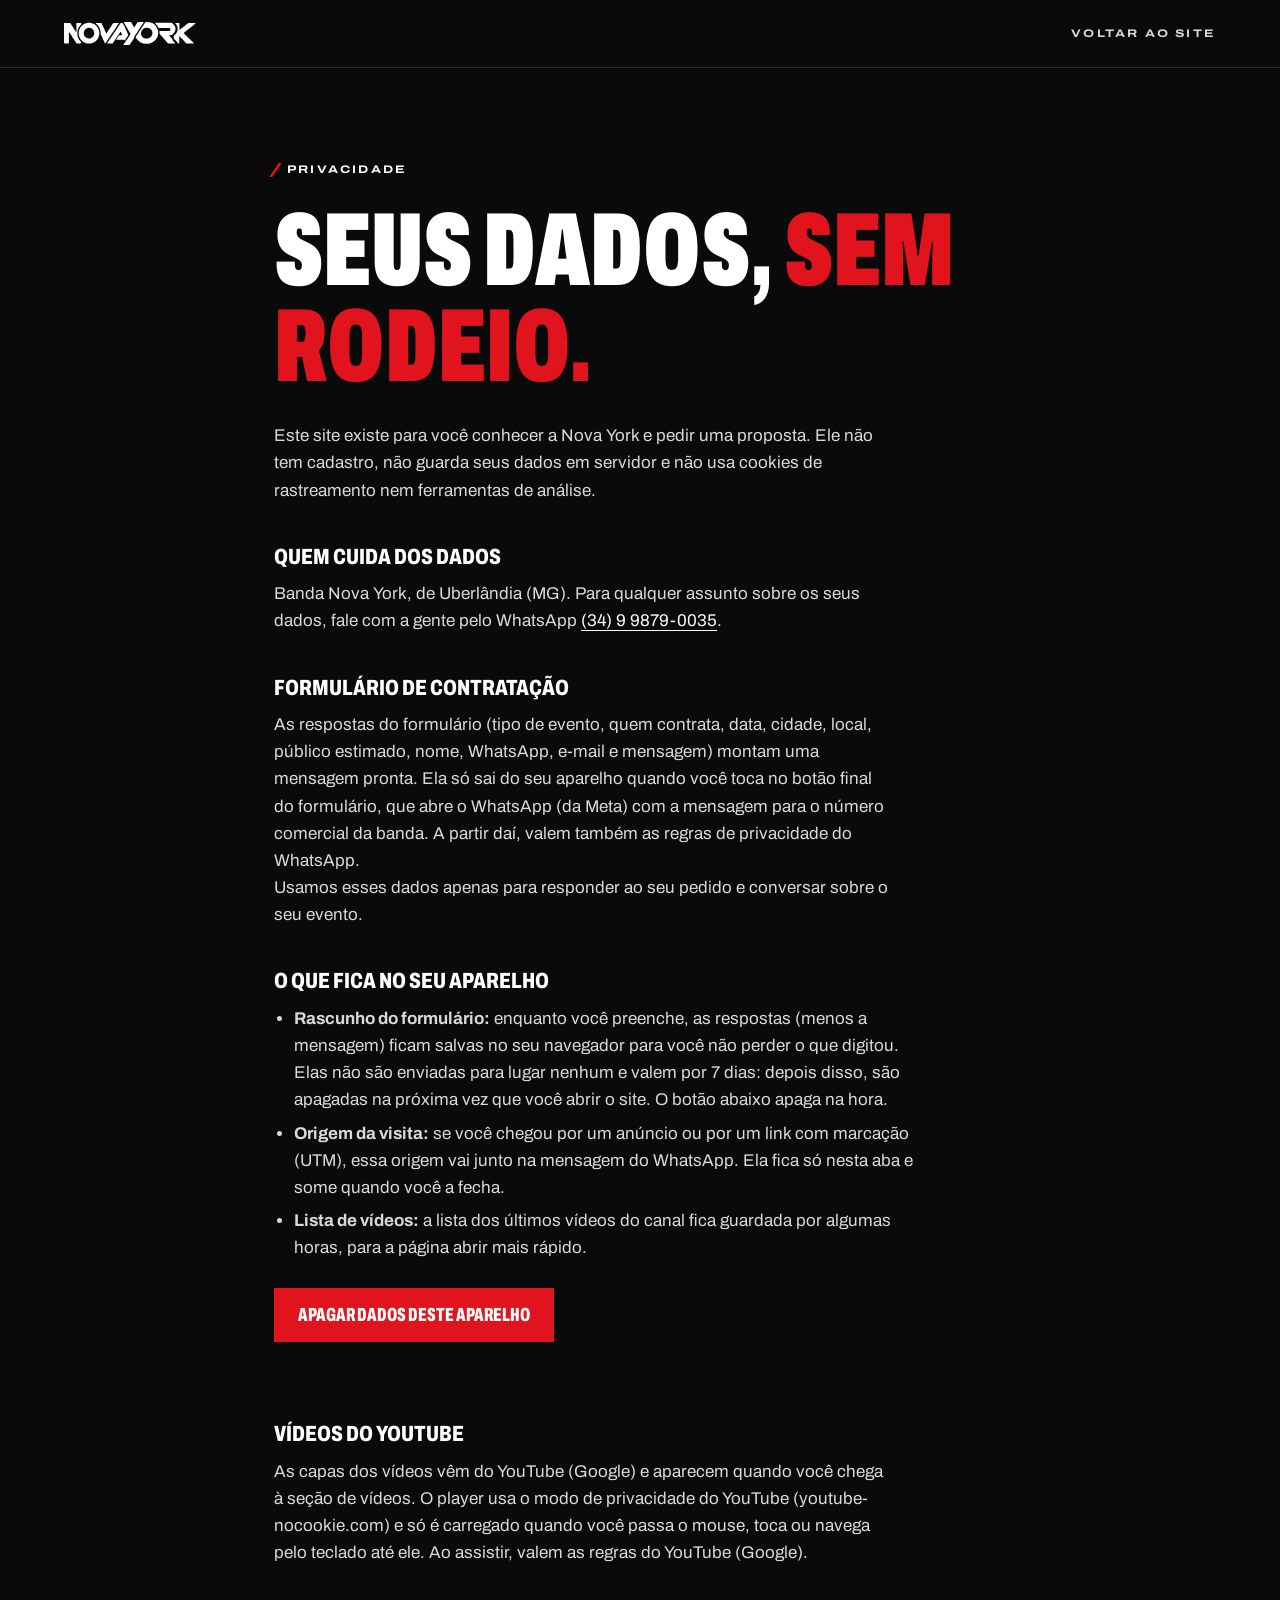
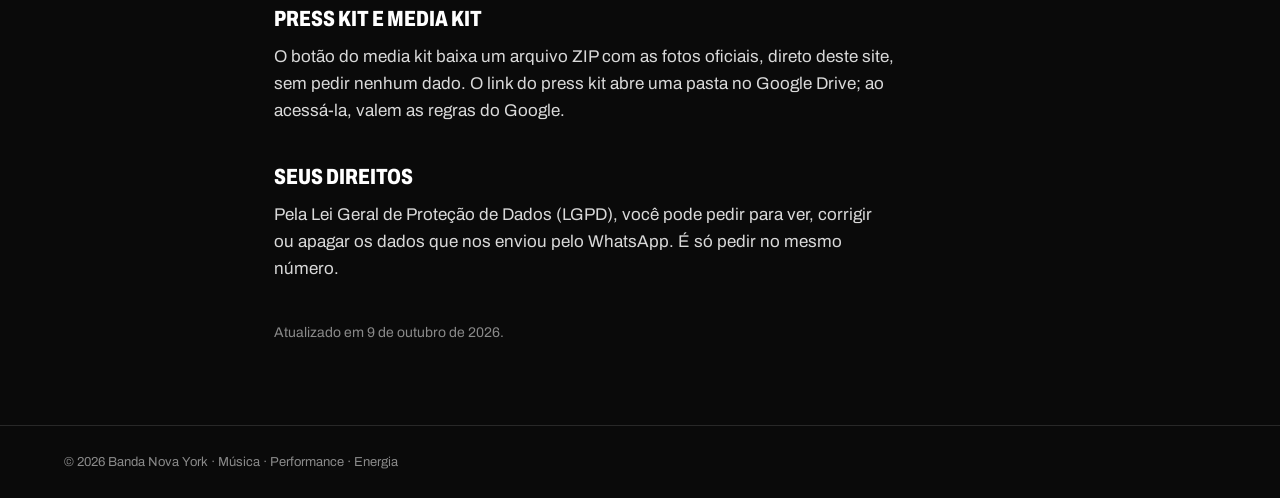
<file: privacidade.html>
<!doctype html>
<html lang="pt-BR">
<head>
<meta charset="utf-8">
<meta http-equiv="Content-Security-Policy" content="default-src 'self'; script-src 'self' 'sha256-axtpyci4gVhHPx+ibeVhrMedeDj0N2nfNcZXJhJxuQg=' 'sha256-Q/kWxQR4kWSIsnChMsu0IJxs1EoMtzVrj2XgGxP06WA=' https://www.youtube.com/iframe_api https://www.youtube.com/s/player/; style-src 'self' 'unsafe-inline'; img-src 'self' data: https://i.ytimg.com; media-src 'self'; font-src 'self'; connect-src 'self'; frame-src https://www.youtube-nocookie.com https://www.youtube.com; manifest-src 'self'; worker-src 'none'; object-src 'none'; base-uri 'none'; form-action 'self'">
<meta name="referrer" content="strict-origin-when-cross-origin">
<meta name="viewport" content="width=device-width, initial-scale=1, viewport-fit=cover">
<script>(function(l){if(/(^|\.)bandanovayork\.com\.br$/.test(l.hostname)&&(l.protocol!=='https:'||l.hostname!=='www.bandanovayork.com.br')){var t=0;try{t=+sessionStorage.getItem('ny-ir')||0;sessionStorage.setItem('ny-ir',Date.now())}catch(e){}if(Date.now()-t>1e4)l.replace('https://www.bandanovayork.com.br'+l.pathname+l.search+l.hash)}})(location);</script>
<title>Privacidade · Banda Nova York</title>
<meta name="description" content="Como o site da Banda Nova York trata os dados do formulário de contratação, o rascunho guardado no seu aparelho e os vídeos do YouTube.">
<meta name="theme-color" content="#0A0A0A">
<link rel="canonical" href="https://www.bandanovayork.com.br/privacidade">
<link rel="icon" href="/assets/brand/favicon.svg" type="image/svg+xml">
<link rel="icon" href="/favicon.ico" sizes="48x48">
<link rel="apple-touch-icon" href="/apple-touch-icon.png">
<link rel="stylesheet" href="/assets/css/pagina.css?v=9b175defd3">
</head>
<body>
<header class="pg__hd">
  <a class="pg__logo" href="/" aria-label="Banda Nova York, ir para o site"><img src="/assets/brand/BNY_logo_pequeno_branco.svg" alt="" width="2121" height="365"></a>
  <a class="pg__back" href="/">Voltar ao site</a>
</header>
<main class="pg__main">
  <p class="pg__k">Privacidade</p>
  <h1 class="pg__t">Seus dados, <span class="v">sem rodeio.</span></h1>
  <p>Este site existe para você conhecer a Nova&nbsp;York e pedir uma proposta. Ele não tem cadastro, não guarda seus dados em servidor e não usa cookies de rastreamento nem ferramentas de análise.</p>

  <h2>Quem cuida dos dados</h2>
  <p>Banda Nova&nbsp;York, de Uberlândia (MG). Para qualquer assunto sobre os seus dados, fale com a gente pelo WhatsApp <a href="https://wa.me/5534998790035" target="_blank" rel="noopener">(34) 9 9879-0035</a>.</p>

  <h2>Formulário de contratação</h2>
  <p>As respostas do formulário (tipo de evento, quem contrata, data, cidade, local, público estimado, nome, WhatsApp, e-mail e mensagem) montam uma mensagem pronta. Ela só sai do seu aparelho quando você toca no botão final do formulário, que abre o WhatsApp (da Meta) com a mensagem para o número comercial da banda. A partir daí, valem também as regras de privacidade do WhatsApp.</p>
  <p>Usamos esses dados apenas para responder ao seu pedido e conversar sobre o seu evento.</p>

  <h2>O que fica no seu aparelho</h2>
  <ul>
    <li><strong>Rascunho do formulário:</strong> enquanto você preenche, as respostas (menos a mensagem) ficam salvas no seu navegador para você não perder o que digitou. Elas não são enviadas para lugar nenhum e valem por 7 dias: depois disso, são apagadas na próxima vez que você abrir o site. O botão abaixo apaga na hora.</li>
    <li><strong>Origem da visita:</strong> se você chegou por um anúncio ou por um link com marcação (UTM), essa origem vai junto na mensagem do WhatsApp. Ela fica só nesta aba e some quando você a fecha.</li>
    <li><strong>Lista de vídeos:</strong> a lista dos últimos vídeos do canal fica guardada por algumas horas, para a página abrir mais rápido.</li>
  </ul>
  <button class="pg__btn" type="button" data-apagar hidden>Apagar dados deste aparelho</button>
  <p class="pg__ok" aria-live="polite" data-apagar-ok></p>

  <h2>Vídeos do YouTube</h2>
  <p>As capas dos vídeos vêm do YouTube (Google) e aparecem quando você chega à seção de vídeos. O player usa o modo de privacidade do YouTube (youtube-nocookie.com) e só é carregado quando você passa o mouse, toca ou navega pelo teclado até ele. Ao assistir, valem as regras do YouTube (Google).</p>

  <h2>Press kit e media kit</h2>
  <p>O botão do media kit baixa um arquivo ZIP com as fotos oficiais, direto deste site, sem pedir nenhum dado. O link do press kit abre uma pasta no Google Drive; ao acessá-la, valem as regras do Google.</p>

  <h2>Seus direitos</h2>
  <p>Pela Lei Geral de Proteção de Dados (LGPD), você pode pedir para ver, corrigir ou apagar os dados que nos enviou pelo WhatsApp. É só pedir no mesmo número.</p>

  <p style="margin-top:40px;color:var(--cinza);font-size:14px">Atualizado em 9 de outubro de 2026.</p>
</main>
<footer class="pg__ft">© 2026 Banda Nova&nbsp;York · Música · Performance · Energia</footer>
<script src="/assets/js/privacidade.js?v=9b175defd3" defer></script>
</body>
</html>
</file>
<file: assets/css/pagina.css>
/* Páginas simples do site (privacidade, 404): mesma identidade, sem animação. */
@font-face {
  font-family: "Archivo";
  src: url("/assets/fonts/archivo-latin-wdth-normal.woff2") format("woff2");
  font-weight: 100 900;
  font-stretch: 62% 125%;
  font-style: normal;
  font-display: swap;
}
:root {
  --preto: #0A0A0A; --grafite: #1A1A1A; --cinza: #8A8A8A; --cinza-claro: #D9D9D9; --branco: #FFFFFF; --vermelho: #E1141E;
  --linha: rgba(255, 255, 255, .12); --pad: clamp(20px, 5vw, 96px);
  color-scheme: dark;
}
*, *::before, *::after { box-sizing: border-box; }
* { margin: 0; padding: 0; }
html { -webkit-text-size-adjust: 100%; text-size-adjust: 100%; }
body { min-height: 100svh; display: flex; flex-direction: column; background: var(--preto); color: var(--cinza-claro); font-family: "Archivo", system-ui, sans-serif; font-stretch: 100%; font-size: 17px; line-height: 1.6; }
a { color: var(--branco); text-underline-offset: 4px; }
a:focus-visible, button:focus-visible { outline: 2px solid var(--branco); outline-offset: 3px; }
.pg__hd { display: flex; align-items: center; justify-content: space-between; gap: 20px; padding: 22px var(--pad); border-bottom: 1px solid var(--linha); }
.pg__logo img { display: block; width: 132px; height: auto; }
.pg__back { font-stretch: 125%; font-size: 11px; font-weight: 700; letter-spacing: .2em; text-transform: uppercase; text-decoration: none; color: var(--cinza-claro); }
.pg__back:hover { color: var(--branco); }
.pg__main { flex: 1; width: 100%; max-width: 860px; margin: 0 auto; padding: clamp(56px, 10vh, 110px) var(--pad) 80px; }
.pg__k { display: inline-flex; align-items: center; gap: 10px; font-stretch: 125%; font-size: 11px; font-weight: 700; letter-spacing: .2em; text-transform: uppercase; color: var(--branco); }
.pg__k::before { content: ""; width: 3px; height: 14px; background: var(--vermelho); transform: skewX(-34deg); }
.pg__t { margin: 18px 0 28px; font-stretch: 62%; font-weight: 900; font-size: clamp(48px, 9vw, 104px); line-height: .92; text-transform: uppercase; color: var(--branco); }
.pg__t .v { color: var(--vermelho); }
.pg__main h2 { margin: 40px 0 10px; font-stretch: 75%; font-weight: 800; font-size: 22px; line-height: 1.2; text-transform: uppercase; color: var(--branco); }
.pg__main p, .pg__main li { max-width: 62ch; }
.pg__main ul { margin: 10px 0 0 20px; }
.pg__main li + li { margin-top: 6px; }
.pg__btn { display: inline-flex; align-items: center; gap: 12px; min-height: 52px; margin-top: 26px; padding: 12px 24px; border: 0; background: var(--vermelho); color: var(--branco); font: inherit; font-stretch: 62%; font-weight: 800; font-size: 19px; text-transform: uppercase; text-decoration: none; cursor: pointer; }
.pg__btn:hover { background: #c40f18; }
.pg__ok { min-height: 1.6em; margin-top: 12px; color: var(--branco); }
.pg__ft { padding: 26px var(--pad); border-top: 1px solid var(--linha); font-size: 13px; color: var(--cinza); }
</file>
